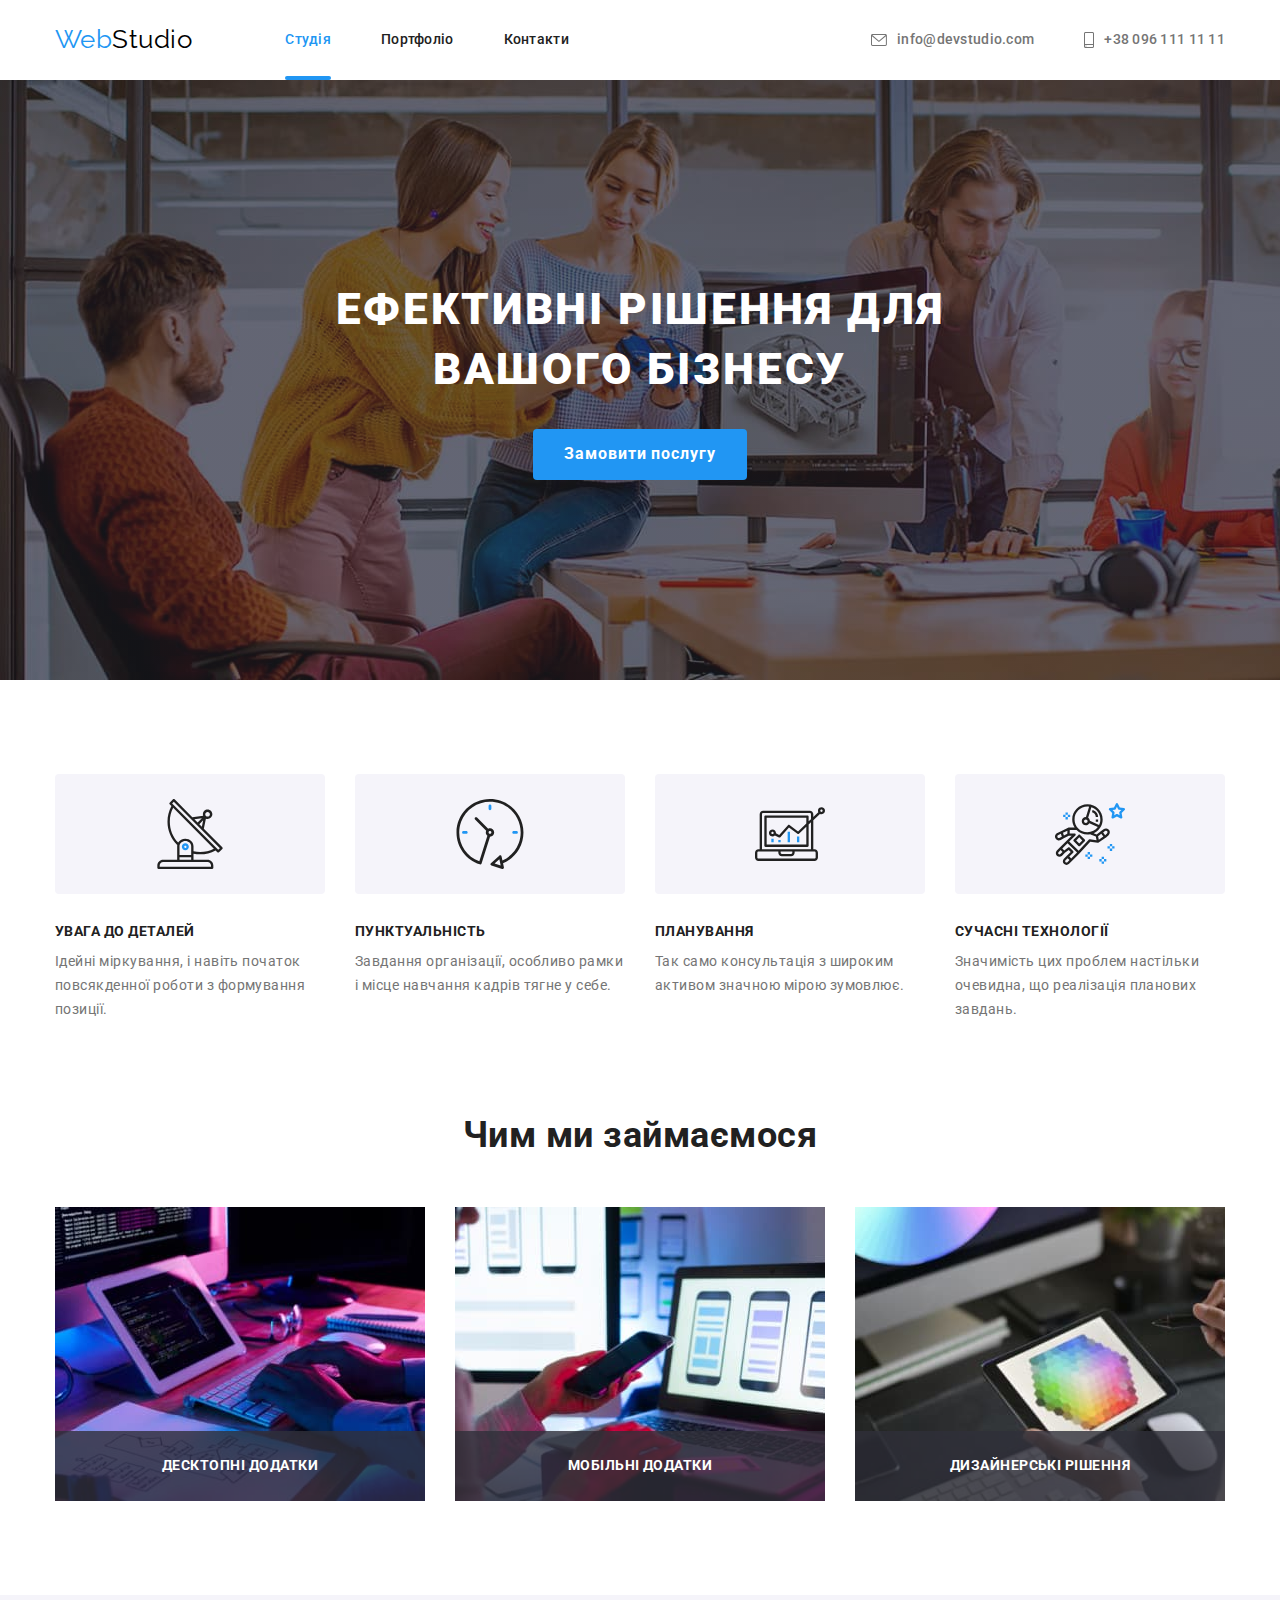
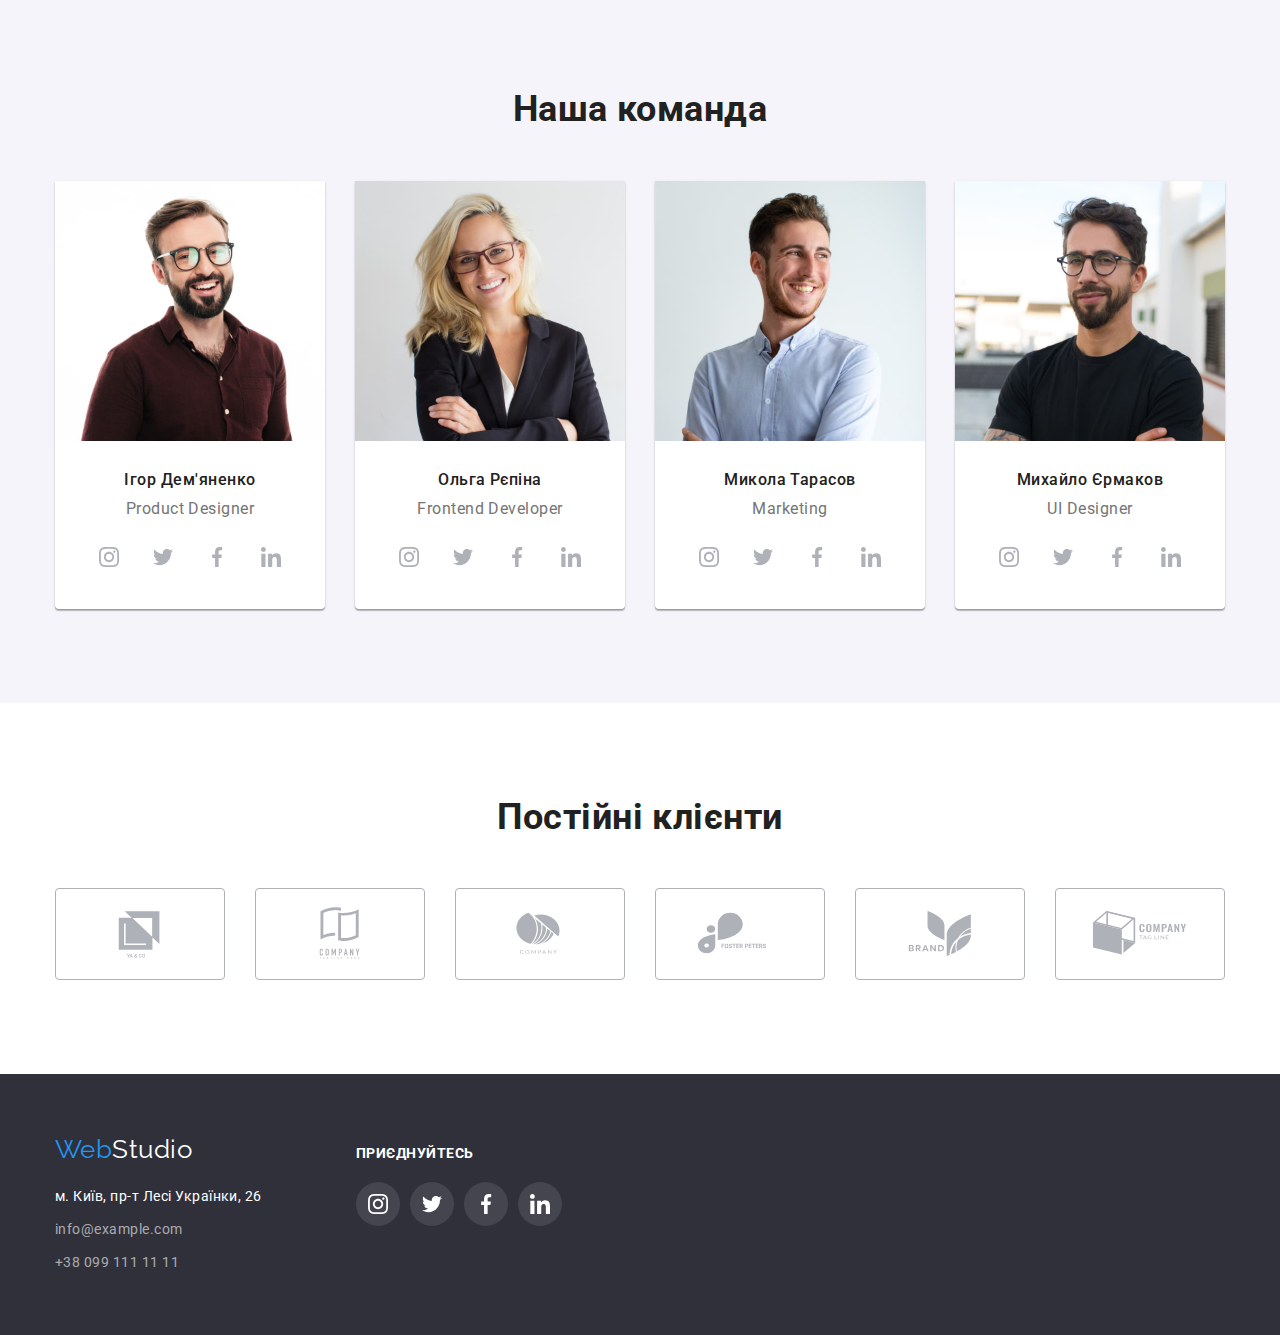
<file: index.html>
<!DOCTYPE html>
<html lang="uk">
<head>
    <meta charset="UTF-8">
    <meta http-equiv="X-UA-Compatible" content="IE=edge">
    <meta name="viewport" content="width=device-width, initial-scale=1.0">
    <title>Студія</title>
    <link href="https://fonts.googleapis.com/css2?family=Raleway:wght@700&family=Roboto:wght@400;500;700;900&display=swap" rel="stylesheet">
    <link rel="stylesheet" href="https://cdnjs.cloudflare.com/ajax/libs/modern-normalize/1.1.0/modern-normalize.min.css">
    <link rel="stylesheet" href="./css/styles.css">
</head>
<body>
    <header>
        <div class="container page-header">
        <a href="./index.html" class="logo"><span>Web</span>Studio</a>
        <nav>
            <ul class="nav-list">
                <li class="item"><a href="./index.html" class="nav-link current">Студія</a></li>
                <li class="item"><a href="./portfolio.html" class="nav-link">Портфоліо</a></li>
                <li class="item"><a href="" class="nav-link">Контакти</a></li> 
            </ul>
        </nav>

        <ul class="contacts">
                <li class="item"><a href="mailto:info@devstudio.com" class="contacts-link"><svg class="icon-mail" width="16" height="12">
                    <use href="./images/icons.svg#icon-mail"></use>
                </svg>info@devstudio.com</a></li>
                <li class="item"><a href="tel:+380961111111" class="contacts-link"><svg class="icon-smartphone" width="10" height="16">
                    <use href="./images/icons.svg#icon-smartphone"></use>
                </svg>+38 096 111 11 11</a></li>
        </ul>
        </div>
    </header>

    <main>
<section class="hero">
    <div class="container-hero">
    <h1 class="hero-title">Ефективні рішення для вашого бізнесу</h1>
    <button type="button" class="button-hero" data-modal-open>Замовити послугу</button>
    </div>
</section>

<section class="features section">
    <div class="container">
        <h2 class="visually-hidden">Особливості</h2>
        <ul class="features-list">
            <li class="item"><div class="features-icon-bgd"><svg class="icon-antenna" width="70" height="70"><use href="./images/icons.svg#icon-antenna"></use></svg></div><h3 class="features-title">УВАГА ДО ДЕТАЛЕЙ</h3><p class="features-text">Ідейні міркування, і навіть початок повсякденної роботи з формування позиції.</p></li>
            <li class="item"><div class="features-icon-bgd"><svg class="icon-clock" width="70" height="70"><use href="./images/icons.svg#icon-clock"></use></svg></div><h3 class="features-title">ПУНКТУАЛЬНІСТЬ</h3><p class="features-text">Завдання організації, особливо рамки і місце навчання кадрів тягне у себе.</p></li>
            <li class="item"><div class="features-icon-bgd"><svg class="icon-diagram" width="70" height="70"><use href="./images/icons.svg#icon-diagram"></use></svg></div><h3 class="features-title">ПЛАНУВАННЯ</h3><p class="features-text">Так само консультація з широким активом значною мірою зумовлює.</p></li>
            <li class="item"><div class="features-icon-bgd"><svg class="icon-astronaut" width="70" height="70"><use href="./images/icons.svg#icon-astronaut"></use></svg></div><h3 class="features-title">СУЧАСНІ ТЕХНОЛОГІЇ</h3><p class="features-text">Значимість цих проблем настільки очевидна, що реалізація планових завдань.</p></li>
        </ul>
    </div>
</section>

<section class="work section">
    <div class="container">
        <h2 class="work-title">Чим ми займаємося</h2>
        <ul class="work-list">
            <li class="item"><img src="./images/box.one.jpg" alt="написання коду" width="370" height="294"><div class="work-box"><p class="work-description">Десктопні додатки</p></div></li>
            <li class="item"><img src="./images/box.two.jpg" alt="розробка дизайну" width="370" height="294"><div class="work-box"><p class="work-description">Мобільні додатки</p></div></li>
            <li class="item"><img src="./images/box.three.jpg" alt="вибір палітри" width="370" height="294"><div class="work-box"><p class="work-description">Дизайнерські рішення</p></div></li>
        </ul>
    </div>
</section>

<section class="team">
    <div class="container team">
        <h2 class="team-title">Наша команда</h2>
        <ul class="team-list">
            <li class="item">
                <div class="team-card">
                <img src="./images/img.one.jpg" alt="Ігор Дем'яненко Product Designer" width="270" height="260">
                <h3 class="team-name">Ігор Дем'яненко</h3>
                <p class="team-profession">Product Designer</p>
                <ul class="social-links-list">
                    <li class="social-link-item"><a href="#" target="_blank" rel="noopener noreferrer" class="social-link"><svg class="social-icon" width="20" height="20">
                        <use href="./images/icons.svg#icon-instagram"></use></svg></a></li>
                    <li class="social-link-item"><a href="#" target="_blank" rel="noopener noreferrer" class="social-link"><svg class="social-icon" width="20" height="20">
                        <use href="./images/icons.svg#icon-twitter"></use></svg></a></li>
                    <li class="social-link-item"><a href="#" target="_blank" rel="noopener noreferrer" class="social-link"><svg class="social-icon" width="20" height="20">
                        <use href="./images/icons.svg#icon-facebook"></use></svg></a></li>
                    <li class="social-link-item"><a href="#" target="_blank" rel="noopener noreferrer" class="social-link"><svg class="social-icon" width="20" height="20">
                        <use href="./images/icons.svg#icon-linkedin"></use></svg></a></li>
                </ul>
                </div>
            </li>
            <li class="item">
                <div class="team-card">
                <img src="./images/img.two.jpg" alt="Ольга Рєпіна Frontend Developer" width="270" height="260">
                <h3 class="team-name">Ольга Рєпіна</h3>
                <p class="team-profession">Frontend Developer</p>
                <ul class="social-links-list">
                    <li class="social-link-item"><a href="#" target="_blank" rel="noopener noreferrer" class="social-link"><svg class="social-icon" width="20" height="20">
                        <use href="./images/icons.svg#icon-instagram"></use></svg></a></li>
                    <li class="social-link-item"><a href="#" target="_blank" rel="noopener noreferrer" class="social-link"><svg class="social-icon" width="20" height="20">
                        <use href="./images/icons.svg#icon-twitter"></use></svg></a></li>
                    <li class="social-link-item"><a href="#" target="_blank" rel="noopener noreferrer" class="social-link"><svg class="social-icon" width="20" height="20">
                        <use href="./images/icons.svg#icon-facebook"></use></svg></a></li>
                    <li class="social-link-item"><a href="#" target="_blank" rel="noopener noreferrer" class="social-link"><svg class="social-icon" width="20" height="20">
                        <use href="./images/icons.svg#icon-linkedin"></use></svg></a></li>
                </ul>
                </div>
            </li>
            <li class="item">
                <div class="team-card">
                <img src="./images/img.three.jpg" alt="Микола Тарасов Marketing" width="270" height="260">
                <h3 class="team-name">Микола Тарасов</h3>
                <p class="team-profession">Marketing</p>
                <ul class="social-links-list">
                    <li class="social-link-item"><a href="#" target="_blank" rel="noopener noreferrer" class="social-link"><svg class="social-icon" width="20" height="20">
                        <use href="./images/icons.svg#icon-instagram"></use></svg></a></li>
                    <li class="social-link-item"><a href="#" target="_blank" rel="noopener noreferrer" class="social-link"><svg class="social-icon" width="20" height="20">
                        <use href="./images/icons.svg#icon-twitter"></use></svg></a></li>
                    <li class="social-link-item"><a href="#" target="_blank" rel="noopener noreferrer" class="social-link"><svg class="social-icon" width="20" height="20">
                        <use href="./images/icons.svg#icon-facebook"></use></svg></a></li>
                    <li class="social-link-item"><a href="#" target="_blank" rel="noopener noreferrer" class="social-link"><svg class="social-icon" width="20" height="20">
                        <use href="./images/icons.svg#icon-linkedin"></use></svg></a></li>
                </ul>
                </div>
            </li>
            <li class="item">
                <div class="team-card">
                <img src="./images/img.four.jpg" alt="Михайло Єрмаков UI Designer" width="270" height="260">
                <h3 class="team-name">Михайло Єрмаков</h3>
                <p class="team-profession">UI Designer</p>
                <ul class="social-links-list">
                    <li class="social-link-item"><a href="#" target="_blank" rel="noopener noreferrer" class="social-link"><svg class="social-icon" width="20" height="20">
                        <use href="./images/icons.svg#icon-instagram"></use></svg></a></li>
                    <li class="social-link-item"><a href="#" target="_blank" rel="noopener noreferrer" class="social-link"><svg class="social-icon" width="20" height="20">
                        <use href="./images/icons.svg#icon-twitter"></use></svg></a></li>
                    <li class="social-link-item"><a href="#" target="_blank" rel="noopener noreferrer" class="social-link"><svg class="social-icon" width="20" height="20">
                        <use href="./images/icons.svg#icon-facebook"></use></svg></a></li>
                    <li class="social-link-item"><a href="#" target="_blank" rel="noopener noreferrer" class="social-link"><svg class="social-icon" width="20" height="20">
                        <use href="./images/icons.svg#icon-linkedin"></use></svg></a></li>
                </ul>
                </div>
            </li>
        </ul>
    </div>
</section>

<section class="clients section">
    <div class="container">
        <h2 class="clients-title">Постійні клієнти</h2>
        <ul class="clients-list">
            <li><a href="#" target="_blank" rel="noopener noreferrer" class="clients-link"><svg class="clients-icon" width="106" height="60">
                        <use href="./images/icons.svg#icon-logoone"></use>
                    </svg></a>
            </li>
            <li><a href="#" target="_blank" rel="noopener noreferrer" class="clients-link"><svg class="clients-icon" width="106" height="60">
                        <use href="./images/icons.svg#icon-logotwo"></use>
                    </svg></a>
            </li>
            <li><a href="#" target="_blank" rel="noopener noreferrer" class="clients-link"><svg class="clients-icon" width="106" height="60">
                        <use href="./images/icons.svg#icon-logothree"></use>
                    </svg></a>
            </li>
            <li><a href="#" target="_blank" rel="noopener noreferrer" class="clients-link"><svg class="clients-icon" width="106" height="60">
                        <use href="./images/icons.svg#icon-logofour"></use>
                    </svg></a>
            </li>
            <li><a href="#" target="_blank" rel="noopener noreferrer" class="clients-link"><svg class="clients-icon" width="106" height="60">
                        <use href="./images/icons.svg#icon-logofive"></use>
                    </svg></a>
            </li>
            <li><a href="#" target="_blank" rel="noopener noreferrer" class="clients-link"><svg class="clients-icon" width="106" height="60">
                        <use href="./images/icons.svg#icon-logosix"></use>
                    </svg></a>
            </li>
        </ul>
    </div>
</section>
    </main>

    <footer class="footer">
        
        <div class="container footer">
            <div class="footer-box">
            <a href="./index.html" class="logo-footer"><span>Web</span>Studio</a>
            
            <address>
                <ul class="address">
                    <li class="address-item"><a href="https://www.google.com.ua/maps/search/%D0%BC.+%D0%9A%D0%B8%D1%97%D0%B2,+%D0%BF%D1%80-%D1%82+%D0%9B%D0%B5%D1%81%D1%96+%D0%A3%D0%BA%D1%80%D0%B0%D1%97%D0%BD%D0%BA%D0%B8,+26/@50.4262402,30.5362094,17z/data=!3m1!4b1?hl=uk"
                            target="_blank" rel="noopener noreferrer" class="address-link">м. Київ, пр-т Лесі Українки, 26<br></a></li>
                    <li class="address-item"><a href="mailto:info@example.com" class="address-mail">info@example.com<br></a></li>
                    <li class="address-item"><a href="tel:+380991111111" class="address-number">+38 099 111 11 11</a></li>
                </ul>
            </address>
            </div>
        <div class="footer-box-one">
            <p class="footer-text">приєднуйтесь</p>
            <ul class="footer-links-list">
                <li class="footer-link-item"><a href="#" target="_blank" rel="noopener noreferrer" class="footer-link"><svg class="footer-icon" width="20" height="20">
                            <use href="./images/icons.svg#icon-instagram"></use>
                        </svg></a></li>
                <li class="footer-link-item"><a href="#" target="_blank" rel="noopener noreferrer" class="footer-link"><svg class="footer-icon" width="20" height="20">
                            <use href="./images/icons.svg#icon-twitter"></use>
                        </svg></a></li>
                <li class="footer-link-item"><a href="#" target="_blank" rel="noopener noreferrer" class="footer-link"><svg class="footer-icon" width="20" height="20">
                            <use href="./images/icons.svg#icon-facebook"></use>
                        </svg></a></li>
                <li class="footer-link-item"><a href="#" target="_blank" rel="noopener noreferrer" class="footer-link"><svg class="footer-icon" width="20" height="20">
                            <use href="./images/icons.svg#icon-linkedin"></use>
                        </svg></a></li>
            </ul>
        </div>
        </div>
    </footer>

<div class="backdrop is-hidden" data-modal data-modal-close>
    <div class="modal">
        <button type="button" class="close-button" data-modal-close>
        <svg class="close-icon" width="18" height="18">
            <use href="./images/icons.svg#icon-close.btn"></use>
        </svg>
        </button>
    </div>
</div>

    <script src="./js/modal.js"></script>
</body>
</html>
</file>
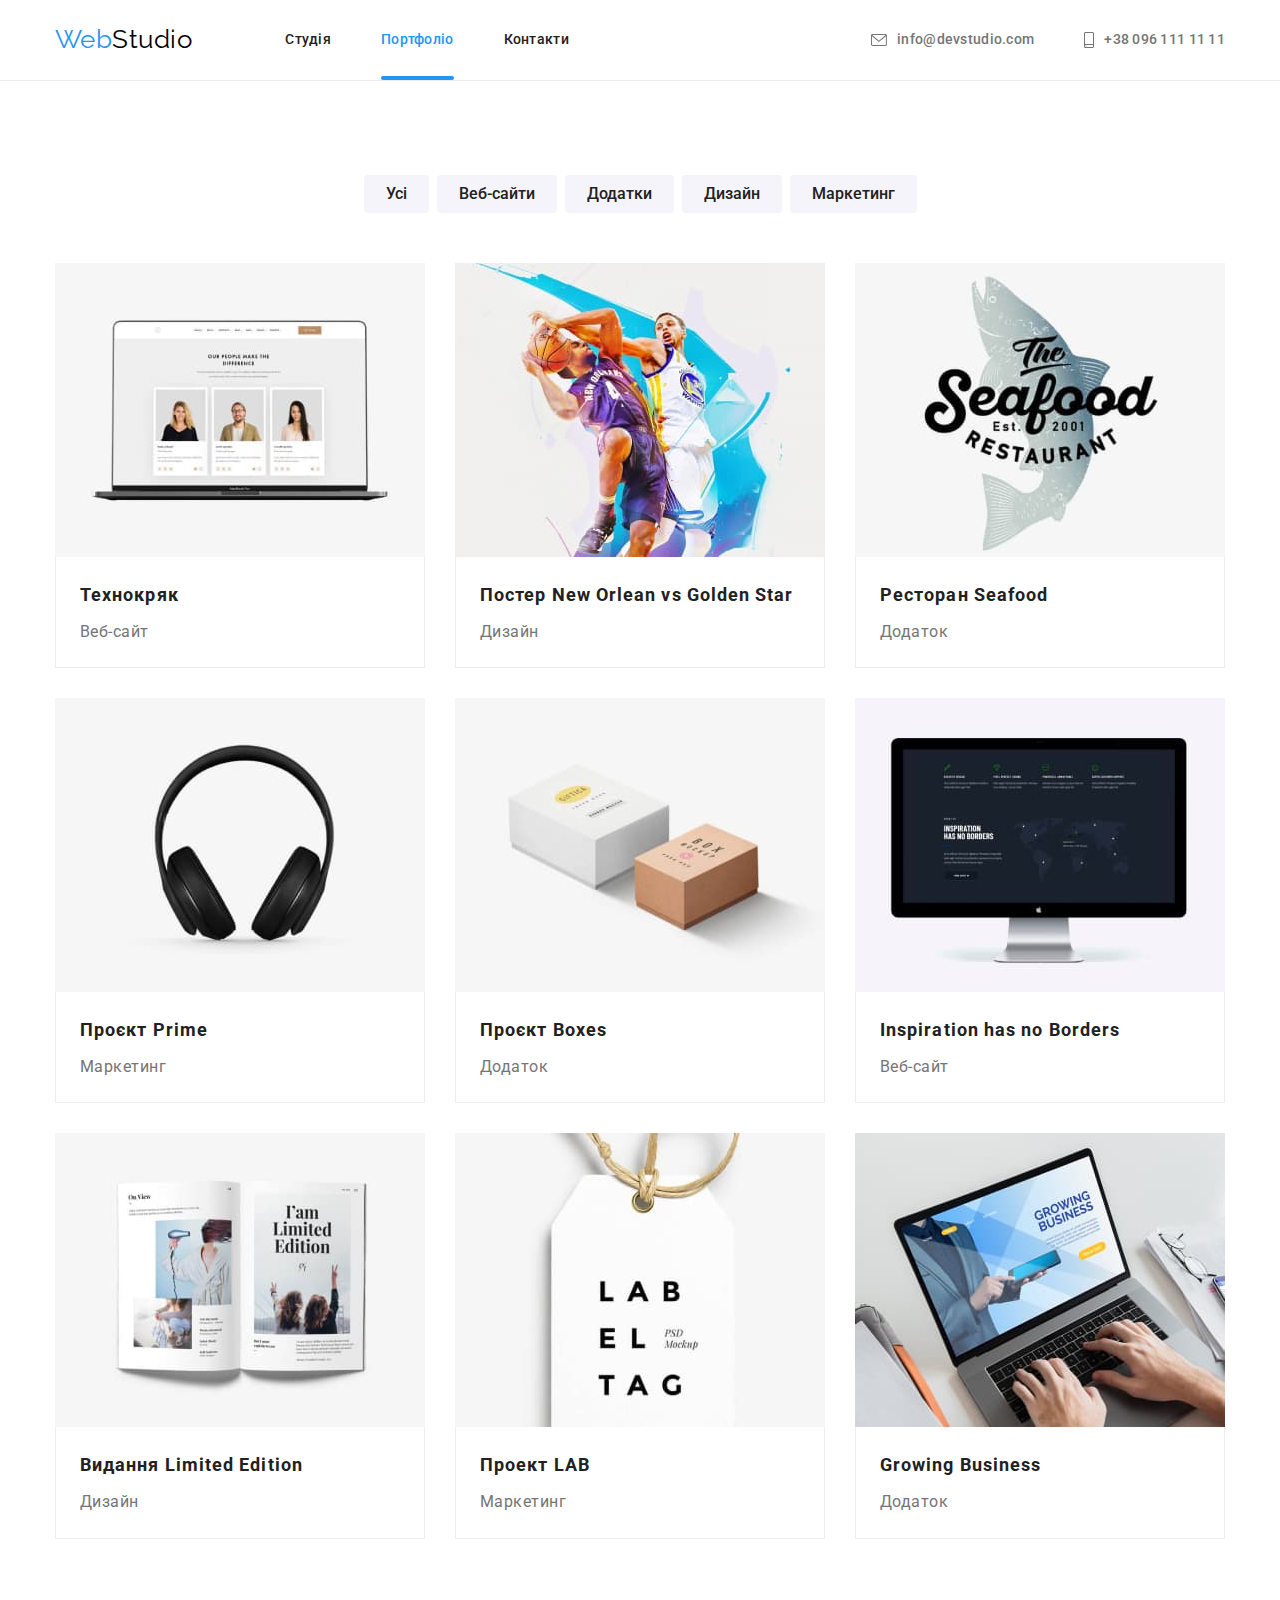
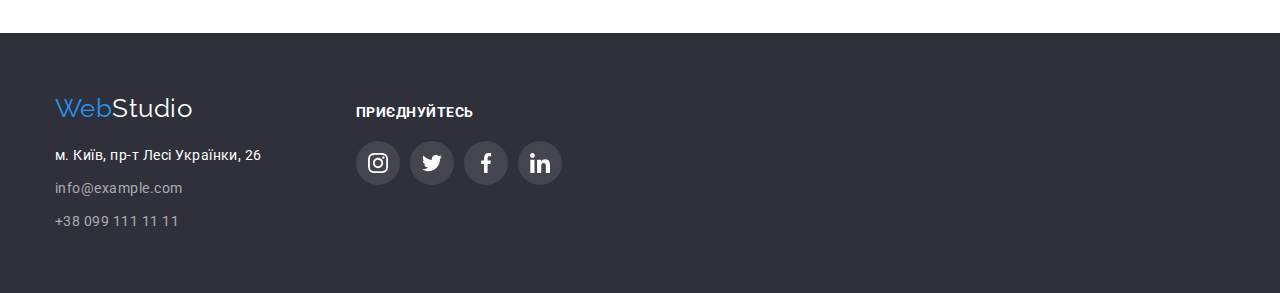
<file: portfolio.html>
<!DOCTYPE html>
<html lang="uk">
<head>
    <meta charset="UTF-8">
    <meta http-equiv="X-UA-Compatible" content="IE=edge">
    <meta name="viewport" content="width=device-width, initial-scale=1.0">
    <title>Портфоліо</title>
    <link href="https://fonts.googleapis.com/css2?family=Raleway:wght@700&family=Roboto:wght@400;500;700;900&display=swap" rel="stylesheet">
    <link rel="stylesheet" href="https://cdnjs.cloudflare.com/ajax/libs/modern-normalize/1.1.0/modern-normalize.min.css">
    <link rel="stylesheet" href="./css/styles.css">
</head>
<body>
    <header class="portfolio-header">
        <div class="container page-header">
            <a href="./index.html" class="logo"><span>Web</span>Studio</a>
            <nav>
                <ul class="nav-list">
                    <li class="item"><a href="./index.html" class="nav-link">Студія</a></li>
                    <li class="item"><a href="./portfolio.html" class="nav-link current">Портфоліо</a></li>
                    <li class="item"><a href="" class="nav-link">Контакти</a></li>
                </ul>
            </nav>
        
            <ul class="contacts">
                <li class="item"><a href="mailto:info@devstudio.com" class="contacts-link"><svg class="icon-mail" width="16"
                            height="12">
                            <use href="./images/icons.svg#icon-mail"></use>
                        </svg>info@devstudio.com</a></li>
                <li class="item"><a href="tel:+380961111111" class="contacts-link"><svg class="icon-smartphone" width="10"
                            height="16">
                            <use href="./images/icons.svg#icon-smartphone"></use>
                        </svg>+38 096 111 11 11</a></li>
            </ul>
        </div>
    </header>

    <main>
<section class="section">
<div class="container">
    <h1 class="visually-hidden">Портфоліо</h1>
<ul class="buttons">
    <li class="item"><button type="button" class="buttons-list">Усі</button></li>
    <li class="item"><button type="button" class="buttons-list">Веб-сайти</button></li>
    <li class="item"><button type="button" class="buttons-list">Додатки</button></li>
    <li class="item"><button type="button" class="buttons-list">Дизайн</button></li>
    <li class="item"><button type="button" class="buttons-list">Маркетинг</button></li>
</ul>

<ul class="portfolio">
    <li class="portfolio-item"><a href="#" target="_blank" rel="noopener noreferrer" class="portfolio-link">
            <div class="portfolio-box">
                <img src="./images/tehnokryak.jpg" alt="Веб-сайт Технокряк" width="370" height="294">
                <div class="portfolio-box-descr">
                    <p class="portfolio-description">Ресурс пропонує комплексні пропозиції з різним рівнем функціоналу та сервісів.
                        Все це дозволить відвідувачу отримати вичерпні відомості про компанію чи приватну особу.</p>
                </div>
            </div>
            <div class="portfolio-card">
                <h2 class="portfolio-title">Технокряк</h2>
                <p class="portfolio-text">Веб-сайт</p>
            </div>
        </a></li>
    <li class="portfolio-item"><a href="#" target="_blank" rel="noopener noreferrer" class="portfolio-link">
            <div class="portfolio-box">
                <img src="./images/poster.jpg" alt="Дизайн Постер" width="370" height="294">
                <div class="portfolio-box-descr">
                    <p class="portfolio-description">Ресурс пропонує комплексні пропозиції з різним рівнем функціоналу та сервісів. 
                        Все це дозволить відвідувачу отримати вичерпні відомості про компанію чи приватну особу.</p>
                </div>
            </div>
            <div class="portfolio-card">
                <h2 class="portfolio-title">Постер New Orlean vs Golden Star</h2>
                <p class="portfolio-text">Дизайн</p>
            </div>
        </a></li>
    <li class="portfolio-item"><a href="#" target="_blank" rel="noopener noreferrer" class="portfolio-link">
            <div class="portfolio-box">
                <img src="./images/restaurant.jpg" alt="Додаток ресторану" width="370" height="294">
                <div class="portfolio-box-descr">
                    <p class="portfolio-description">Ресурс пропонує комплексні пропозиції з різним рівнем функціоналу та сервісів. 
                        Все це дозволить відвідувачу отримати вичерпні відомості про компанію чи приватну особу.</p>
                </div>
            </div>
            <div class="portfolio-card">
                <h2 class="portfolio-title">Ресторан Seafood</h2>
                <p class="portfolio-text">Додаток</p>
            </div>
        </a></li>
    <li class="portfolio-item"><a href="#" target="_blank" rel="noopener noreferrer" class="portfolio-link">
            <div class="portfolio-box">
                <img src="./images/prime.jpg" alt="Проєкт prime" width="370" height="294">
                <div class="portfolio-box-descr">
                    <p class="portfolio-description">Ресурс пропонує комплексні пропозиції з різним рівнем функціоналу та сервісів. 
                        Все це дозволить відвідувачу отримати вичерпні відомості про компанію чи приватну особу.</p>
                </div>
            </div>
            <div class="portfolio-card">
                <h2 class="portfolio-title">Проєкт Prime</h2>
                <p class="portfolio-text">Маркетинг</p>
            </div>
        </a></li>
    <li class="portfolio-item"><a href="#" target="_blank" rel="noopener noreferrer" class="portfolio-link">
            <div class="portfolio-box">
                <img src="./images/boxes.jpg" alt="Проєкт boxes" width="370" height="294">
                <div class="portfolio-box-descr">
                    <p class="portfolio-description">Ресурс пропонує комплексні пропозиції з різним рівнем функціоналу та сервісів.
                        Все це дозволить відвідувачу отримати вичерпні відомості про компанію чи приватну особу.</p>
                </div>
            </div>
            <div class="portfolio-card">
                <h2 class="portfolio-title">Проєкт Boxes</h2>
                <p class="portfolio-text">Додаток</p>
            </div>
        </a></li>
    <li class="portfolio-item"><a href="#" target="_blank" rel="noopener noreferrer" class="portfolio-link">
            <div class="portfolio-box">
                <img src="./images/ispiration.has.no.borders.jpg" alt="Веб-сайт ihnb" width="370" height="294">
                <div class="portfolio-box-descr">
                    <p class="portfolio-description">Ресурс пропонує комплексні пропозиції з різним рівнем функціоналу та сервісів. 
                        Все це дозволить відвідувачу отримати вичерпні відомості про компанію чи приватну особу.</p>
                </div>
            </div>
            <div class="portfolio-card">
                <h2 class="portfolio-title">Inspiration has no Borders</h2>
                <p class="portfolio-text">Веб-сайт</p>
            </div>
        </a></li>
    <li class="portfolio-item"><a href="#" target="_blank" rel="noopener noreferrer" class="portfolio-link">
            <div class="portfolio-box">
                <img src="./images/limited.jpg" alt="Дизайн видання" width="370" height="294">
                <div class="portfolio-box-descr">
                    <p class="portfolio-description">Ресурс пропонує комплексні пропозиції з різним рівнем функціоналу та сервісів. 
                        Все це дозволить відвідувачу отримати вичерпні відомості про компанію чи приватну особу.</p>
                </div>
            </div>
            <div class="portfolio-card">
                <h2 class="portfolio-title">Видання Limited Edition</h2>
                <p class="portfolio-text">Дизайн</p>
            </div>
        </a></li>
    <li class="portfolio-item"><a href="#" target="_blank" rel="noopener noreferrer" class="portfolio-link">
            <div class="portfolio-box">
                <img src="./images/lab.jpg" alt="Проєкт lab" width="370" height="294">
                <div class="portfolio-box-descr">
                    <p class="portfolio-description">Ресурс пропонує комплексні пропозиції з різним рівнем функціоналу та сервісів. 
                        Все це дозволить відвідувачу отримати вичерпні відомості про компанію чи приватну особу.</p>
                </div>
            </div>
            <div class="portfolio-card">
                <h2 class="portfolio-title">Проект LAB</h2>
                <p class="portfolio-text">Маркетинг</p>
            </div>
        </a></li>
    <li class="portfolio-item"><a href="#" target="_blank" rel="noopener noreferrer" class="portfolio-link">
            <div class="portfolio-box">
                <img src="./images/growing.business.jpg" alt="Додаток gb" width="370" height="294">
                <div class="portfolio-box-descr">
                    <p class="portfolio-description">Ресурс пропонує комплексні пропозиції з різним рівнем функціоналу та сервісів. 
                        Все це дозволить відвідувачу отримати вичерпні відомості про компанію чи приватну особу.</p>
                </div>
            </div>
            <div class="portfolio-card">
                <h2 class="portfolio-title">Growing Business</h2>
                <p class="portfolio-text">Додаток</p>
            </div>
        </a></li>
</ul>

</div>
</section>
    </main>

    <footer class="footer">
    
        <div class="container footer">
            <div class="footer-box">
                <a href="./index.html" class="logo-footer"><span>Web</span>Studio</a>
    
                <address>
                    <ul class="address">
                        <li class="address-item"><a
                                href="https://www.google.com.ua/maps/search/%D0%BC.+%D0%9A%D0%B8%D1%97%D0%B2,+%D0%BF%D1%80-%D1%82+%D0%9B%D0%B5%D1%81%D1%96+%D0%A3%D0%BA%D1%80%D0%B0%D1%97%D0%BD%D0%BA%D0%B8,+26/@50.4262402,30.5362094,17z/data=!3m1!4b1?hl=uk"
                                target="_blank" rel="noopener noreferrer" class="address-link">м. Київ, пр-т Лесі Українки,
                                26<br></a></li>
                        <li class="address-item"><a href="mailto:info@example.com"
                                class="address-mail">info@example.com<br></a></li>
                        <li class="address-item"><a href="tel:+380991111111" class="address-number">+38 099 111 11 11</a>
                        </li>
                    </ul>
                </address>
            </div>
            <div class="footer-box-one">
                <p class="footer-text">приєднуйтесь</p>
                <ul class="footer-links-list">
                    <li class="footer-link-item"><a href="#" target="_blank" rel="noopener noreferrer"
                            class="footer-link"><svg class="footer-icon" width="20" height="20">
                                <use href="./images/icons.svg#icon-instagram"></use>
                            </svg></a></li>
                    <li class="footer-link-item"><a href="#" target="_blank" rel="noopener noreferrer"
                            class="footer-link"><svg class="footer-icon" width="20" height="20">
                                <use href="./images/icons.svg#icon-twitter"></use>
                            </svg></a></li>
                    <li class="footer-link-item"><a href="#" target="_blank" rel="noopener noreferrer"
                            class="footer-link"><svg class="footer-icon" width="20" height="20">
                                <use href="./images/icons.svg#icon-facebook"></use>
                            </svg></a></li>
                    <li class="footer-link-item"><a href="#" target="_blank" rel="noopener noreferrer"
                            class="footer-link"><svg class="footer-icon" width="20" height="20">
                                <use href="./images/icons.svg#icon-linkedin"></use>
                            </svg></a></li>
                </ul>
            </div>
        </div>
    </footer>
</body>
</html>
</file>
<file: css/styles.css>
/* основний колір тексту #212121; */
/* другий колір тексту #757575; */
/* основний фон #FFFFFF; */
/* вториний колір фону #F5F4FA; */
/* колір фону героя і футера #2F303A */
/* акцент #2196F3; */

:root {
    --primary-text-color: #212121;
    --secondary-text-color: #757575;
    --accent-color: #2196F3;
    --primary-white-color: #ffffff;
    --secondary-bgd-color: #F5F4FA;
}


body {
    font-family: Roboto, sans-serif;
    letter-spacing: 0.03em;
    background-color: var(--primary-white-color);
    color: var(--primary-text-color);
}

.container{
    margin-left: auto;
    margin-right: auto;
    width: 1200px;
    padding: 0 15px;
}

/* шапка сайту */

.page-header {
    display: flex;
    align-items: center;
}

/* логотип */

.logo {
    margin-right: 93px;

    font-family: Raleway;
    font-size: 26px;
    line-height: 1.2;
    text-decoration: none;
    color: #000;
}

span {
    font-family: Raleway;
color: var(--accent-color);
}

ul {
    padding: 0;
    margin: 0;
    list-style: none;
}

h1,h2,h3,h4,h5,h6,p {
    padding: 0;
    margin: 0;
}

img {
    display: block;
}

.visually-hidden {
    position: absolute;
    white-space: nowrap;
    width: 1px;
    height: 1px;
    overflow: hidden;
    border: 0;
    padding: 0;
    clip: rect(0 0 0 0);
    clip-path: inset(50%);
    margin: -1px;
}

/* навігація */

.nav-list{
display: flex;
}

.nav-list .item:not(:last-child) {
    margin-right: 50px;
}

.nav-link {
    position: relative;
    display: block;
    padding: 32px 0;

    font-weight: 500;
    font-size: 14px;
    line-height: 1.14;
    letter-spacing: 0.02em;
    text-decoration: none;
    color: var(--primary-text-color);

    transition: color 250ms cubic-bezier(0.4, 0, 0.2, 1);
}

.nav-link.current {
    color: var(--accent-color);
}

.nav-link.current::after {
    content: '';
    position: absolute;
    bottom: 0;
    left: 0;

    width: 100%;
    height: 4px;

    background: var(--accent-color);
    border-radius: 2px;
}

.nav-link:hover,
.nav-link:focus {
    color: var(--accent-color);
}

.contacts {
    display: flex;
    margin-left: auto;
}

.contacts .item + .item {
    margin-left: 50px;
}

.contacts-link {
    display: flex;
    align-items: center;

    font-weight: 500;
    font-size: 14px;
    line-height: 1.14;
    letter-spacing: 0.02em;
    text-decoration: none;
    color: var(--secondary-text-color);

    transition: color 250ms cubic-bezier(0.4, 0, 0.2, 1);
}

.contacts-link:hover,
.contacts-link:focus {
    color: var(--accent-color);
}

.icon-mail {
    margin-right: 10px;
    fill: currentColor; 
}

.icon-smartphone {
    margin-right: 10px;
    fill: currentColor;
}

.icon-mail:hover,
.icon-smartphone:hover {
    fill: var(--accent-color);
}

/* секції */

.section {
    padding: 94px 0;
}

/* селектор героя */

.hero {
    max-width: 1600px;
    height: 600px;
    margin-right: auto;
    margin-left: auto;
    display: flex;
    justify-content: center;
    align-items: center;

    background-image: linear-gradient(rgba(47, 48, 58, 0.4), rgba(47, 48, 58, 0.4)), url(../images/hero.bgd.jpg);
    background-repeat: no-repeat;
    background-size: cover; 
    background-color: #2F303A;
    text-transform:uppercase;
    text-align: center;
}

.container-hero {
    width: 696px;
    display: flex;
    justify-content: center;
    flex-wrap: wrap;
}

 .hero-title {
    margin-bottom: 30px;

    font-weight: 900;
    font-size: 44px;
    line-height: 1.36;
    letter-spacing: 0.06em;
    color: var(--primary-white-color);
 }

.button-hero {
    padding: 10px 30px;
    border-radius: 4px;
    border: 1px solid transparent;

    font-family: inherit;
    font-weight: 700;
    font-size: 16px;
    line-height: 1.8;
    text-align: center;
    letter-spacing: 0.06em;

    color: var(--primary-white-color);
    background-color: var(--accent-color);
    cursor: pointer;

    transition: border 250ms cubic-bezier(0.4, 0, 0.2, 1),
    color 250ms cubic-bezier(0.4, 0, 0.2, 1),
    background-color 250ms cubic-bezier(0.4, 0, 0.2, 1);

}

.button-hero:hover,
.button-hero:focus {
    border: 1px solid transparent;

    color: var(--primary-white-color);
    background-color: #188CE8;
}
/* секція особливості */

.features {
    padding-bottom: 47px;
}

.features-list {
    display: flex;
}

.features-list .item {
    width: 270px;
}

.features-list .item + .item {
    margin-left: 30px;
}

.features-icon-bgd {
    width: 270px;
    height: 120px;
    margin-bottom: 30px;
    border-radius: 4px;
    display: flex;
    justify-content: center;
    align-items: center;

    background-color: var(--secondary-bgd-color);
}

 .features-title {
    margin-bottom: 10px;

    font-weight: 700;
    font-size: 14px;
    line-height: 1.14;
 }

 .features-text {
    margin: 0;

    font-size: 14px;
    line-height: 1.7;
    color: var(--secondary-text-color);
 }

 /* секція чим ми займаємось */

.work {
    padding-top: 47px;
}

.work-list {
    display: flex;
}

.work-list .item + .item {
    margin-left: 30px;
}

.work-title {
    margin-bottom: 50px;

    font-size: 36px;
    line-height: 1.16;
    text-align: center;
}

.work-list .item {
    position: relative;
}

.work-box {
    position: absolute;
    content: '';
    bottom: 0;
    width: 100%;
    height: 70px;

    background: rgba(47, 48, 58, 0.8);
}

.work-description {
    position: absolute;
    top: 50%;
    left: 50%;
    transform: translate(-50%, -50%);

    font-weight: 700;
    font-size: 14px;
    line-height: 1.14;
    text-transform: uppercase;
    
    color: #ffffff;
}

/* секція наша команда */

.team {
    background-color: #F5F4FA;
}

.container.team {
    padding: 94px 15px;
}

.team-list {
    display: flex;
}

.team-list .item + .item {
    margin-left: 30px;
}

.team-title {
    margin-bottom: 50px;

    font-size: 36px;
    line-height: 1.16;
    text-align: center;
}

.team-name {
    margin: 30px 0 10px 0;

    font-weight: 500;
    font-size: 16px;
    line-height: 1.18;
}

.team-profession {
    margin-bottom: 16px;

    font-size: 16px;
    line-height: 1.18;
    color: var(--secondary-text-color);
}

.team-card {
    box-shadow: 0px 1px 3px rgba(0, 0, 0, 0.12), 0px 1px 1px rgba(0, 0, 0, 0.14), 0px 2px 1px rgba(0, 0, 0, 0.2);
    border-radius: 0px 0px 4px 4px;
    text-align: center;
    background-color: var(--primary-white-color);
}

.social-links-list {
    padding-bottom: 30px;
    display: flex;
    justify-content: center;
    align-items: center;
    gap: 10px;
}

.social-link {
    display: flex;
    justify-content: center;
    align-items: center;
    width: 44px;
    height: 44px;
    border-radius: 50%;
    color: #AFB1B8;

    transition: color 250ms cubic-bezier(0.4, 0, 0.2, 1),
    background-color 250ms cubic-bezier(0.4, 0, 0.2, 1);
}

.social-icon {
    fill: currentColor;
}

.social-link:hover, 
.social-link:focus {
    background-color: var(--accent-color);
    color: var(--primary-white-color);
}

/* секція клієнти */

.clients-title { 
    margin-bottom: 50px;
    
    font-size: 36px;
    line-height: 1.16;
    text-align: center;
}

.clients-list {
    display: flex;
    justify-content: center;
    gap: 30px;

}

.clients-link {
    display: flex;
    justify-content: center;
    align-items: center;
    width: 170px;
    height: 92px;
    border: 1px solid #AFB1B8;
    border-radius: 4px;
    color: #AFB1B8;

    transition: color 250ms cubic-bezier(0.4, 0, 0.2, 1),
    border-color 250ms cubic-bezier(0.4, 0, 0.2, 1);
}

.clients-icon {
    fill: currentColor;
}

.clients-link:hover,
.clients-link:focus {
    color: var(--accent-color);
    border-color: var(--accent-color);
}

/* футер */

.footer {
    background-color: #2F303A;
}

.container.footer {
    display: flex;
    align-items: baseline;
    padding: 60px 15px;
    gap: 70px;
}

.footer-box {
    width: 231px;

}

.logo-footer {
    display: inline-block;

    margin-bottom: 20px;

    font-family: Raleway;
    font-size: 26px;
    line-height: 1.2;
    text-decoration: none;
    color: var(--primary-white-color);
}

.address-item + .address-item{
    margin-top: 9px;
}

.address-link {
    font-size: 14px;
    line-height: 1.7;
    font-style: normal;
    color: var(--primary-white-color);
    text-decoration: none;

    transition: color 250ms cubic-bezier(0.4, 0, 0.2, 1);
}

.address-link:hover,
.address-link:focus {
    color: var(--accent-color);
}

.address-mail,
.address-number {
    font-size: 14px;
    line-height: 1.7;
    font-style: normal;
    text-decoration: none;
    color: rgba(255, 255, 255, 0.6);

    transition: color 250ms cubic-bezier(0.4, 0, 0.2, 1);
}

.address-mail:hover, 
.address-mail:focus {
    color: var(--accent-color);
}

.address-number:hover,
.address-number:focus {
color: var(--accent-color);
}

.footer-text {
    margin-bottom: 20px;

    font-weight: 700;
    font-size: 14px;
    line-height: 1.14;
    text-transform: uppercase;
    color: #FFFFFF;
}

.footer-links-list {
    display: flex;
    gap: 10px;
}

.footer-link {
    display: flex;
    justify-content: center;
    align-items: center;
    width: 44px;
    height: 44px;
    border-radius: 50%;
    background-color: rgba(255, 255, 255, 0.1);;
    color: #ffffff;

    transition: background-color 250ms cubic-bezier(0.4, 0, 0.2, 1);
}

.footer-icon {
    fill: currentColor;
}

.footer-link:hover,
.footer-link:focus {
    background-color: var(--accent-color);
}

/* сторінкa портфоліо */

.portfolio-header {
    border-bottom: 1px solid #ECECEC;
}

.buttons {
    margin-bottom: 50px;
    display: flex;
    justify-content: center;
}

.buttons-list {
    padding: 6px 22px;
    border: none;
    border-radius: 4px;
    border-color: #F5F4FA;

    font: inherit;
    font-weight: 500;
    font-size: 16px;
    line-height: 1.6;
    color: var(--primary-text-color);
    background-color: #F5F4FA;
    cursor: pointer;

    transition: color 250ms cubic-bezier(0.4, 0, 0.2, 1),
    background-color 250ms cubic-bezier(0.4, 0, 0.2, 1),
    box-shadow 250ms cubic-bezier(0.4, 0, 0.2, 1);
}

.buttons-list:hover,
.buttons-list:focus {
    color: var(--primary-white-color);
    background-color: var(--accent-color);
    box-shadow: 0px 3px 1px rgba(0, 0, 0, 0.1), 
    0px 1px 2px rgba(0, 0, 0, 0.08), 
    0px 2px 2px rgba(0, 0, 0, 0.12);
}

.buttons .item + .item {
    margin-left: 8px;
}

/* посилання на проєкти в портфоліо */

.portfolio {
    display: flex;
    flex-wrap: wrap;
    margin: -15px;
}

.portfolio-item {
    margin: 15px;
    width: 370px;
    overflow: hidden;

    transition: box-shadow 250ms cubic-bezier(0.4, 0, 0.2, 1);
}

.portfolio-item:hover,
.portfolio-item:focus {
    box-shadow: 0px 1px 1px rgba(0, 0, 0, 0.12), 
    0px 4px 4px rgba(0, 0, 0, 0.06), 
    1px 4px 6px rgba(0, 0, 0, 0.16);
}

.portfolio-link {
    text-decoration: none;
}

.portfolio-link:hover .portfolio-box-descr,
.portfolio-link:focus .portfolio-box-descr {
    transform: translateY(-100%);
}

.portfolio-box {
    position: relative;
    overflow: hidden;
}

.portfolio-box-descr {
    position: absolute;
    display: flex;
    /* justify-content: center; */
    align-items: center;
    width: 100%;
    height: 294px;
    
    background-color: rgba(33, 150, 243, 0.9);

    transform: translateY(0);
    transition: transform 250ms cubic-bezier(0.4, 0, 0.2, 1);
}

.portfolio-description {
    padding: 0 24px;

    font-size: 18px;
    line-height: 1.55;

    color: #FFFFFF; 
}


.portfolio-title {
    margin-bottom: 4px;

    font-size: 18px;
    line-height: 2;
    letter-spacing: 0.06em;
    color: var(--primary-text-color);
} 

.portfolio-text {
    margin: 0;

    font-size: 16px;
    line-height: 1.9;
    color: var(--secondary-text-color);
}

.portfolio-card {
    padding: 20px 24px;
    border: 1px solid #EEEEEE;
    border-top: 0;
}

/* модальне вікно */

.backdrop {
    position: fixed;
    top: 0;
    left: 0;
    width: 100%;
    height: 100%;

    background: rgba(0, 0, 0, 0.2);

    opacity: 1;
    transition: opacity 250ms cubic-bezier(0.4, 0, 0.2, 1);
}

.backdrop.is-hidden {
    opacity: 0;
    visibility: hidden;
    pointer-events: none;
}

.backdrop.is-hidden .modal {
    transform: translate(-50%, -50%) scale(0.9);
}

.modal {
    position: absolute;
    top: 50%;
    left: 50%;
    transform: translate(-50%, -50%) scale(1);

    min-width: 528px;
    min-height: 581px;

    background: #FFFFFF;
    box-shadow: 0px 1px 3px rgba(0, 0, 0, 0.12), 0px 1px 1px rgba(0, 0, 0, 0.14), 0px 2px 1px rgba(0, 0, 0, 0.2);
    border-radius: 4px;

    transition: transform 250ms cubic-bezier(0.4, 0, 0.2, 1);
}

.close-button {
    position: absolute;
    top: 8px;
    right: 8px;
    display: flex;
    justify-content: center;
    align-items: center;
    padding: 6px;

    border: 1px solid rgba(0, 0, 0, 0.1);
    border-radius: 50%;
    cursor: pointer;

    background-color: #FFFFFF;
}
</file>
